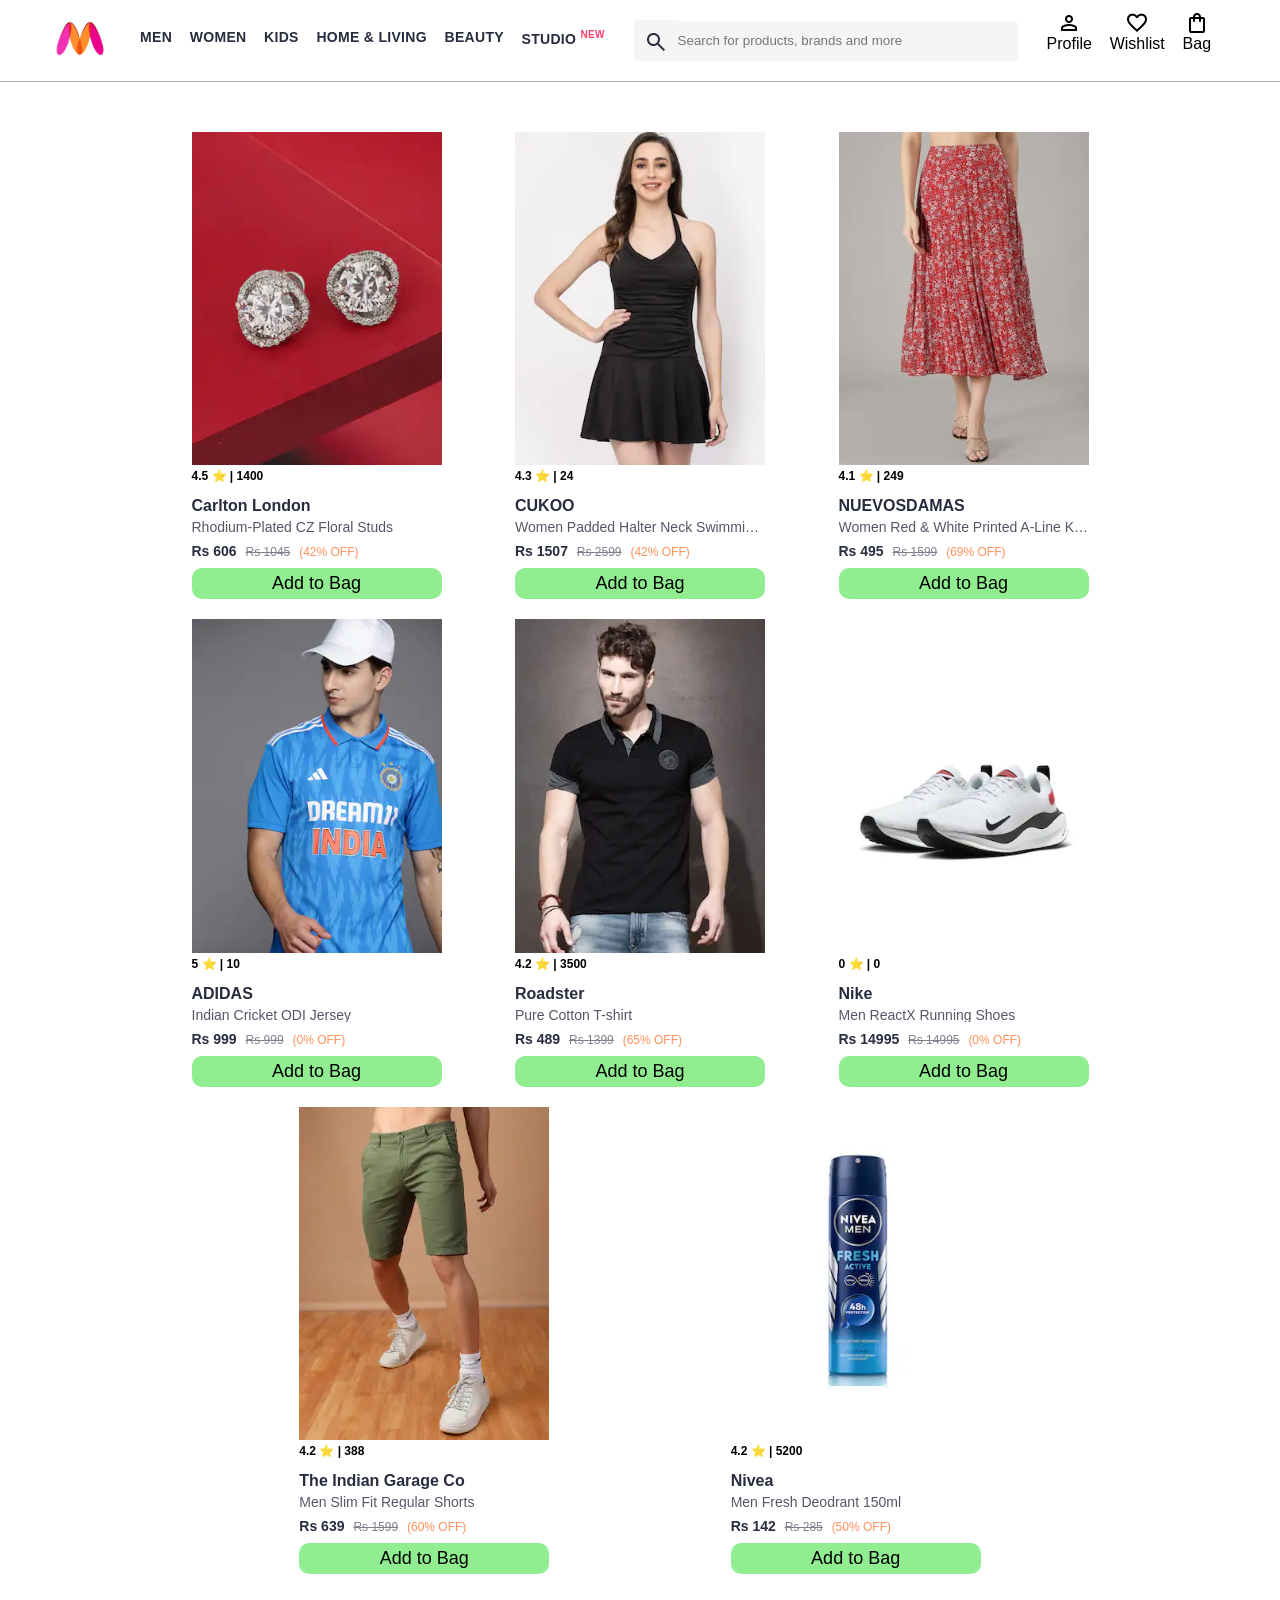
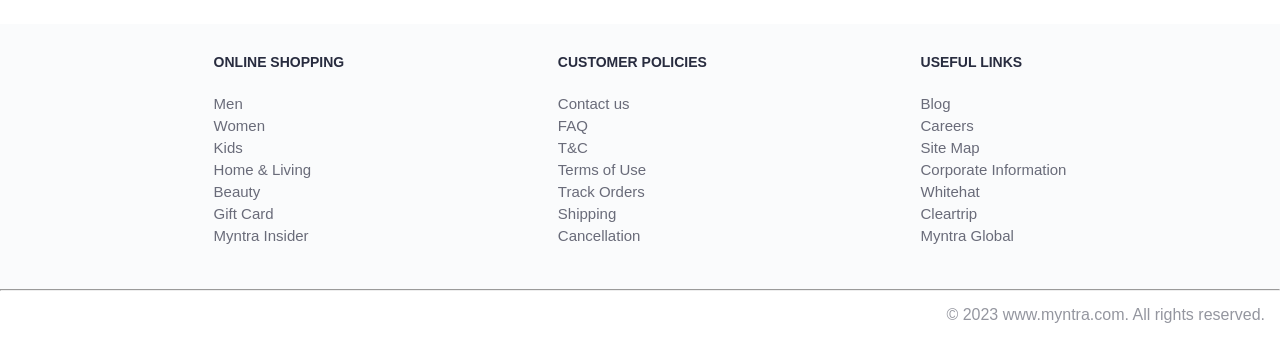
<file: index.html>
<!DOCTYPE html>
<html lang="en">
<head>
    <title>Myntra Clone</title>
    <link rel="stylesheet" href="style.css">
    <link rel="stylesheet" href="https://fonts.googleapis.com/css2?family=Material+Symbols+Outlined:opsz,wght,FILL,GRAD@20..48,100..700,0..1,-50..200" />
</head>
<body>
    <header>
        <div class="logo_container">
            <a href="#"><img class="myntra_home" src="myntra_logo.webp" alt="Myntra Home"></a>
        </div>
        <nav class="nav_bar">
            <a href="#">Men</a>
            <a href="#">Women</a>
            <a href="#">Kids</a>
            <a href="#">Home & Living</a>
            <a href="#">Beauty</a>
            <a href="#">Studio <sup>New</sup></a>
        </nav>
        <div class="search_bar">
            <span class="material-symbols-outlined search_icon">search</span>
            <input class="search_input" placeholder="Search for products, brands and more">
        </div>
        <div class="action_bar">
            <div class="action_container">
                <span class="material-symbols-outlined action_icon">person</span>
                <span class="action_name">Profile</span>
            </div>

            <div class="action_container">
                <span class="material-symbols-outlined action_icon">favorite</span>
                <span class="action_name">Wishlist</span>
            </div>

            <a class="action_container" href="bag.html">
                <span class="material-symbols-outlined action_icon">shopping_bag</span>
                <span class="action_name">Bag</span>
                <span class="bag-item-count">0</span>
            </a>
        </div>
    </header>
    <main>
        <div class="items-container">
        </div>
    </main>
    <footer>
        <div class="footer_container">
            <div class="footer_column">
                <h3>ONLINE SHOPPING</h3>

                <a href="#">Men</a>
                <a href="#">Women</a>
                <a href="#">Kids</a>
                <a href="#">Home & Living</a>
                <a href="#">Beauty</a>
                <a href="#">Gift Card</a>
                <a href="#">Myntra Insider</a>
            </div>

            <div class="footer_column">
                <h3>CUSTOMER POLICIES</h3>

                <a href="#">Contact us</a>
                <a href="#">FAQ</a>
                <a href="#">T&C</a>
                <a href="#">Terms of Use</a>
                <a href="#">Track Orders</a>
                <a href="#">Shipping</a>
                <a href="#">Cancellation</a>
            </div>

            <div class="footer_column">
                <h3>USEFUL LINKS</h3>

                <a href="#">Blog</a>
                <a href="#">Careers</a>
                <a href="#">Site Map</a>
                <a href="#">Corporate Information</a>
                <a href="#">Whitehat</a>
                <a href="#">Cleartrip</a>
                <a href="#">Myntra Global</a>
            </div>
        </div>
        <hr>

        <div class="copyright">
            © 2023 www.myntra.com. All rights reserved.
        </div>
    </footer>
    <script src="/items.js"></script>
    <script src="/index.js"></script>
</body>
</html>
</file>
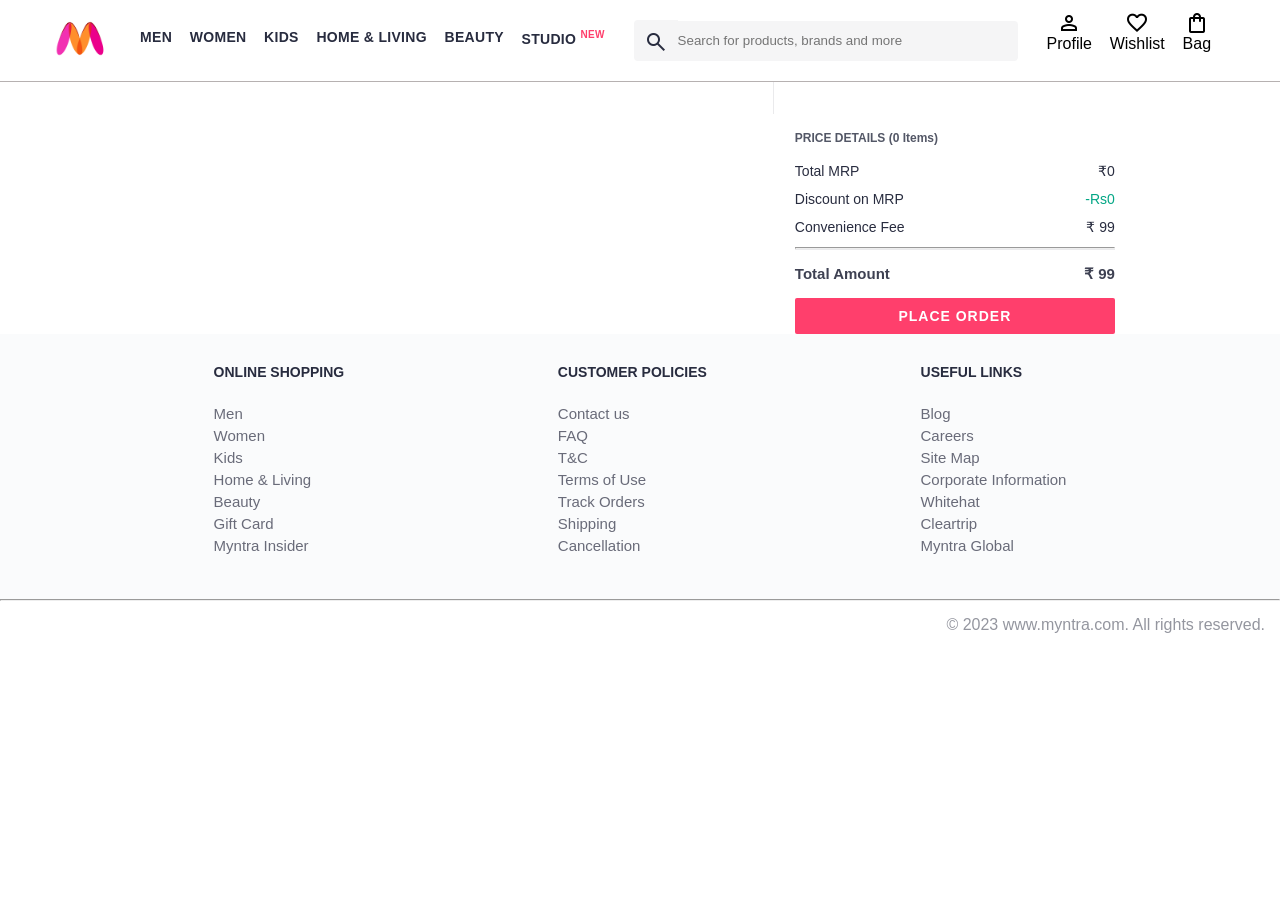
<file: bag.html>
<!DOCTYPE html>
<html lang="en">
<head>
    <title>Myntra Clone</title>
    <link rel="stylesheet" href="style.css">
    <link rel="stylesheet" href="bag.css">
    <link rel="stylesheet" href="https://fonts.googleapis.com/css2?family=Material+Symbols+Outlined:opsz,wght,FILL,GRAD@20..48,100..700,0..1,-50..200" />
</head>
<body>
    <header>
        <div class="logo_container">
            <a href="#"><img class="myntra_home" src="myntra_logo.webp" alt="Myntra Home"></a>
        </div>
        <nav class="nav_bar">
            <a href="#">Men</a>
            <a href="#">Women</a>
            <a href="#">Kids</a>
            <a href="#">Home & Living</a>
            <a href="#">Beauty</a>
            <a href="#">Studio <sup>New</sup></a>
        </nav>
        <div class="search_bar">
            <span class="material-symbols-outlined search_icon">search</span>
            <input class="search_input" placeholder="Search for products, brands and more">
        </div>
        <div class="action_bar">
            <div class="action_container">
                <span class="material-symbols-outlined action_icon">person</span>
                <span class="action_name">Profile</span>
            </div>

            <div class="action_container">
                <span class="material-symbols-outlined action_icon">favorite</span>
                <span class="action_name">Wishlist</span>
            </div>

            <div class="action_container">
                <span class="material-symbols-outlined action_icon">shopping_bag</span>
                <span class="action_name">Bag</span>
                <span class="bag-item-count">0</span>
            </div>
        </div>
    </header>
    <main>
      <div class="bag-page">
        <div class="bag-items-container">
         

        </div>
        <div class="bag-summary">
        
        </div>

      </div>
    </main>
    <footer>
        <div class="footer_container">
            <div class="footer_column">
                <h3>ONLINE SHOPPING</h3>

                <a href="#">Men</a>
                <a href="#">Women</a>
                <a href="#">Kids</a>
                <a href="#">Home & Living</a>
                <a href="#">Beauty</a>
                <a href="#">Gift Card</a>
                <a href="#">Myntra Insider</a>
            </div>

           <div class="footer_column">
                <h3>CUSTOMER POLICIES</h3>

                <a href="#">Contact us</a>
                <a href="#">FAQ</a>
                <a href="#">T&C</a>
                <a href="#">Terms of Use</a>
                <a href="#">Track Orders</a>
                <a href="#">Shipping</a>
                <a href="#">Cancellation</a>
            </div>

            <div class="footer_column">
                <h3>USEFUL LINKS</h3>

                <a href="#">Blog</a>
                <a href="#">Careers</a>
                <a href="#">Site Map</a>
                <a href="#">Corporate Information</a>
                <a href="#">Whitehat</a>
                <a href="#">Cleartrip</a>
                <a href="#">Myntra Global</a>
            </div>
        </div>
        <hr>

        <div class="copyright">
            © 2023 www.myntra.com. All rights reserved.
        </div>
    </footer>
    <script src="../items.js"></script>
    <script src="../index.js"></script>
    <script src="../bag.js"></script>
</body>
</html>
</file>
<file: style.css>
* {
    margin: 0;
    padding: 0;
    font-family: Assistant,-apple-system,BlinkMacSystemFont,Segoe UI,Roboto,Helvetica,Arial,sans-serif;
    box-sizing: border-box;
}
header {
    display: flex;
    background-color: #ffffff;
    height: 82px;
    justify-content: space-between;
    align-items: center;
    border-bottom: 1px solid #b6b1b1;
}
.myntra_home {
    height: 45px;
}
.logo_container {
    margin-left: 4%;
}
.action_bar {
    margin-right: 4%;
}
.nav_bar {
    display: flex;
    min-width: 500px;
    justify-content: space-evenly;
}
.nav_bar a {
    font-size: 14px;
    letter-spacing: .3px;
    color: #282c3f;
    font-weight: 700;
    text-transform: uppercase;
    text-decoration: none;
    padding: 28px 0;
    border-bottom: 5px solid #ffffff;
}
.nav_bar a:hover {
    border-bottom: 4px solid #f54e77;
}

.nav_bar a sup {
    color: #ff3f6c;
    font-size: 10px;
}

.search_bar {
    height: 40px;
    min-width: 200px;
    width: 30%;
    display: flex;
    align-items: center;
}
.search_icon {
    box-sizing: content-box;
    height: 21px;
    padding: 10px;

    background-color: #f5f5f6;
    color: #282c3f;
    font-weight: 300;
    border-radius: 4px 0 0 4px;
}
.search_icon:hover{
    width:20px;
    height:20px;
    border: solid black;
}
.search_input {
    color: #696e79;
    background-color: #f5f5f6;
    flex-grow: 1;
    height: 40px;
    border: 0;
    border-radius: 0 4px 4px 0;
}
.search_input:focus{
    width:45px;
    height:45px;
    padding-left: 10px;
    
}

.action_bar {
    display: flex;
    min-width: 200px;
    justify-content: space-evenly;
}

.action_container {
    display: flex;
    flex-direction: column;
    align-items: center;
}

/* Main section */
.banner_container {
    margin: 40px 0;
}
.banner_image {
    width: 100%;
}

.category_heading {
    text-transform: uppercase;
    color: #3e4152;
    letter-spacing: .15em;
    font-size: 1.8em;
    margin: 50px 0 10px 30px;
    max-height: 5em;
    font-weight: 700;
}

.category-items, .items-container{
    width: 80%;
    margin: 50px 10%;
    display: flex;
    flex-wrap: wrap;
    justify-content: space-evenly;
}

.sale_item {
    width: 250px;
}

.footer_container {
    padding: 30px 0px 40px 0px;
    background: #FAFBFC;
    display: flex;
    justify-content: space-evenly;
}

.footer_column {
    display: flex;
    flex-direction: column;
}

.footer_column h3 {
    color: #282c3f;
    font-size: 14px;
    margin-bottom: 25px;
}

.footer_column a {
    color: #696b79;
    font-size: 15px;
    text-decoration: none;
    padding-bottom: 5px;
}

.copyright {
    color: #94969f;
    text-align: end;
    padding: 15px;
}
.items-container{
    width:80%;
    margin:40px 10%;
   
}
.item-container{
    width:250px;
    margin:10px;
}
.item-image{
    width:100%;
}
.rating{
    font-size: 12px;
    font-weight: 700;
}
.company-name{
    margin-top: 15px;
    font-size: 16px;
    font-weight: 700;
    line-height: 1;
    color: #282c3f;
    margin-bottom: 6px;
    overflow: hidden;
    text-overflow: ellipsis;
    white-space: nowrap;
}
.item-name{
    color: #535766;
    font-size: 14px;
    line-height: 1;
    margin-bottom: 0;
    margin-top: 0;
    overflow: hidden;
    text-overflow: ellipsis;
    white-space: nowrap;
    font-weight: 400;
    display: block;
}
.price{
    margin-top:10px;
    font-size: 14px;
    line-height: 15px;
    color: #282c3f;
    white-space: nowrap;

}
.current-price{
     font-size: 14px;
    font-weight: 700;
    color: #282c3f;
}
.original-price{
    text-decoration: line-through;
    color: #7e818c;
    font-weight: 400;
    margin-left: 5px;
    font-size: 12px;
}
.discount{
    color: #ff905a;
    font-weight: 400;
    margin-left: 5px;
    font-size: 12px;
}
.btn-add-bag{
    margin-top: 8px;
    width:100%;
    font-size: 18px;
    background-color: lightgreen;
    border: none;
    padding: 5px 15px;
    border-radius: 10px;
    cursor: pointer;
}
.bag-item-count{
     background-color: #f16565;
    white-space: nowrap;
    text-align: center;
    line-height: 18px;
    padding: 0 6px;
    height: 18px;
    position: relative;
    border-radius: 50%;
    font-size: 12px;
    color: #fff;
    left: 13px;
    top: -44px;
    font-weight: 700;
    cursor: pointer;
}
.action_container {
    text-decoration: none;
}
a.action_container:link {
    color:black;
}
</file>
<file: bag.css>
.bag-items-container {
  display: inline-block;
  width: 64%;
  padding-right: 20px;
  border-right: 1px solid #eaeaec;
  padding-top: 32px;
  color: #282c3f;
  font-size: 13px;
  line-height: 1.42857143;
}

.bag-page {
  width: 75%;
  margin-left: 12.5%;
}

.bag-summary {
  vertical-align: top;
  display: inline-block;
  width: 35%;
  padding: 24px 0 0 16px;
  color: #282c3f;
  font-size: 13px;
  line-height: 1.42857143;
}

.bag-details-container {
  margin-bottom: 16px;
}

.price-header {
  font-size: 12px;
  font-weight: 700;
  margin: 24px 0 16px;
  color: #535766;
}

.price-item {
  margin-bottom: 12px;
  line-height: 16px;
  font-size: 14px;
  color: #282c3f;
}

.price-item-value {
  float: right;
}

.priceDetail-base-discount {
  color: #03a685;
}

.price-footer {
  font-weight: 700;
  font-size: 15px;
  padding-top: 16px;
  border-top: 1px solid #eaeaec;
  color: #3e4152;
  line-height: 16px;
}

.btn-place-order {
  width: 100%;
  letter-spacing: 1px;
  font-size: 14px;
  font-weight: 600;
  border-radius: 2px;
  border-width: 0px;
  padding: 10px 16px;
  background-color: rgb(255, 63, 108);
  color: rgb(255, 255, 255);
  cursor: pointer;
}

.bag-item-container {
  margin-bottom: 8px;
  background: #fff;
  font-size: 14px;
  border: 1px solid #eaeaec;
  border-radius: 4px;
  position: relative;
  padding: 12px 12px 0;
}

.item-left-part {
  position: absolute;
  background: rgb(255, 242, 223);
  height: 148px;
  width: 111px;
}

.item-right-part {
  padding-left: 12px;
  position: relative;
  min-height: 148px;
  margin-left: 111px;
  margin-bottom: 12px;
}

.bag-item-img {
  width: 100%;
}

.return-period {
  display: inline-flex;
  font-size: 14px;
  padding-top: 8px;
}

.return-period-days {
  font-weight: 700;
  margin-right: 4px;
}

.delivery-details {
  margin-top: 5px;
  color: #282c3f;
  font-size: 12px;
  letter-spacing: -.1px;
  margin-bottom: 8px;
  line-height: 15px;
}

.delivery-details-days {
  color: #03a685;
}

.remove-from-cart {
  position: absolute;
  font-size: 25px;
  top: 10px;
  right: 18px;
  width: 14px;
  height: 14px;
  cursor: pointer;
}
</file>
